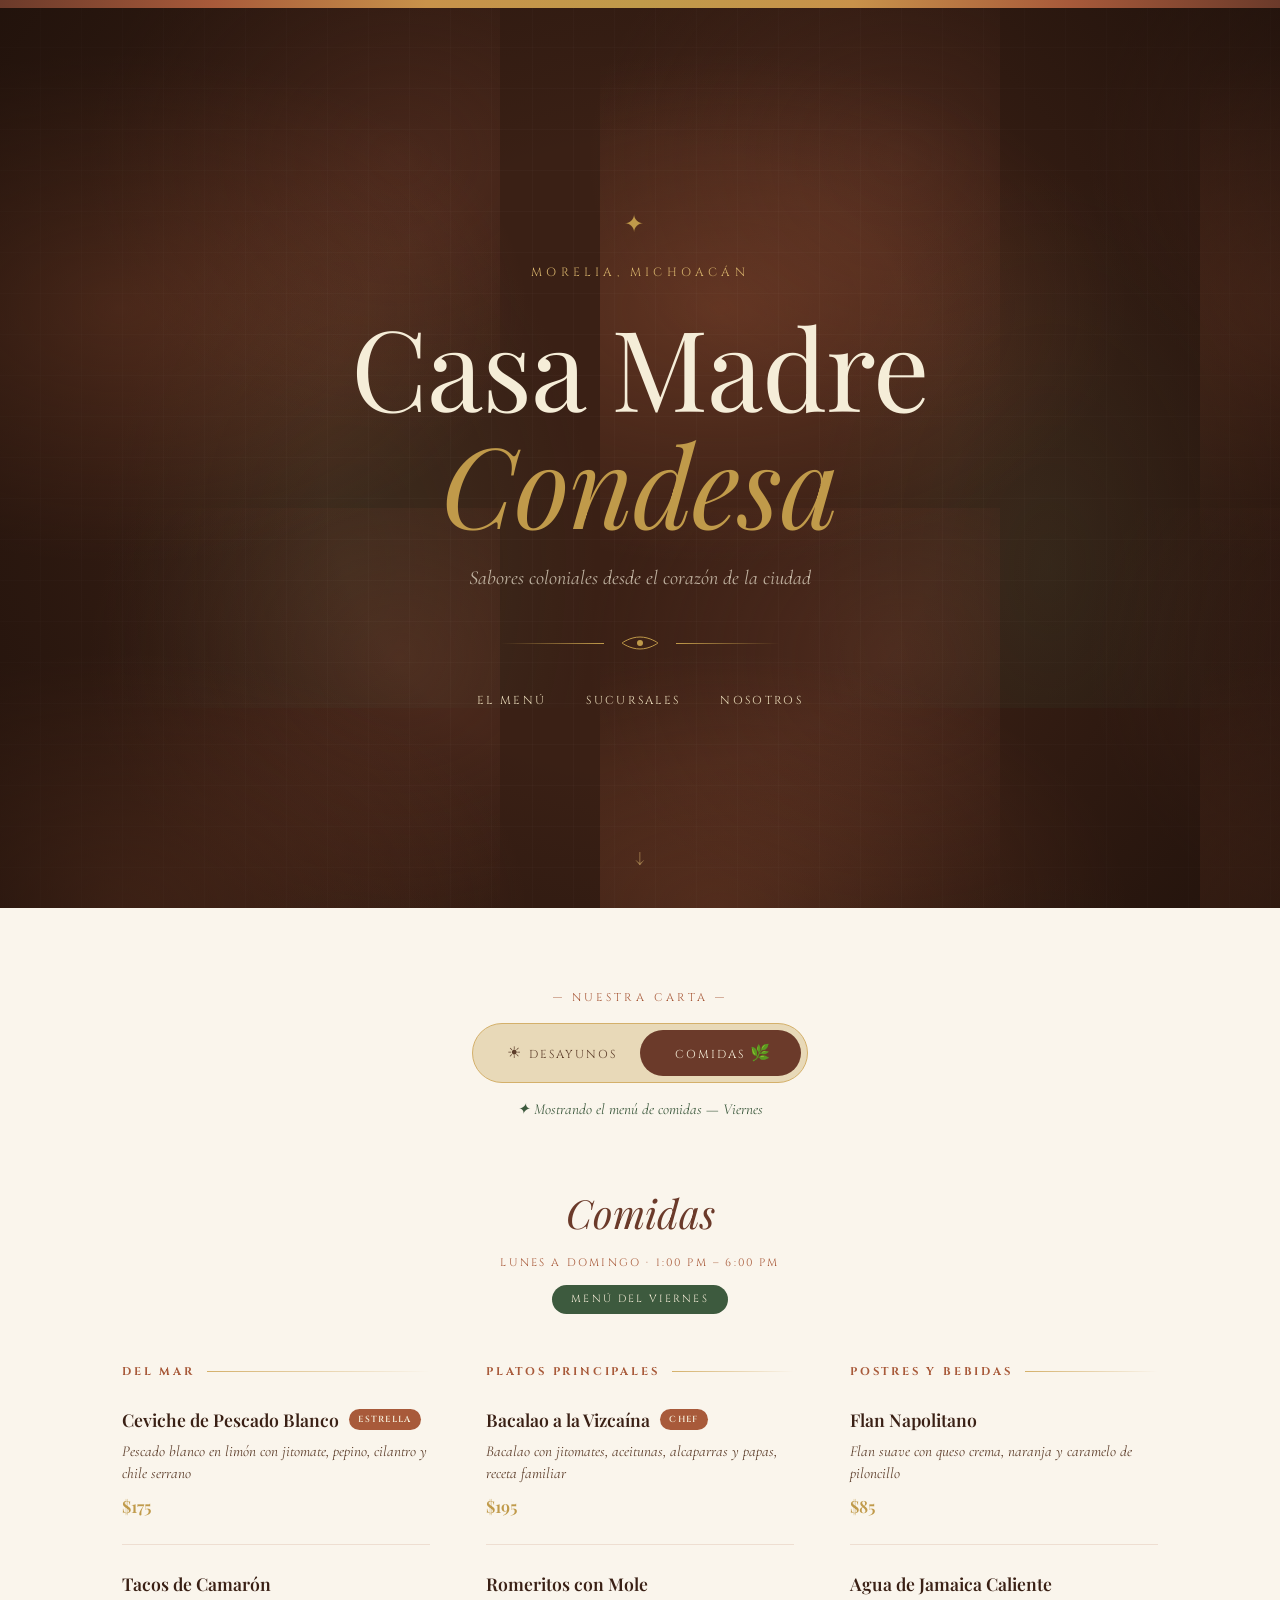
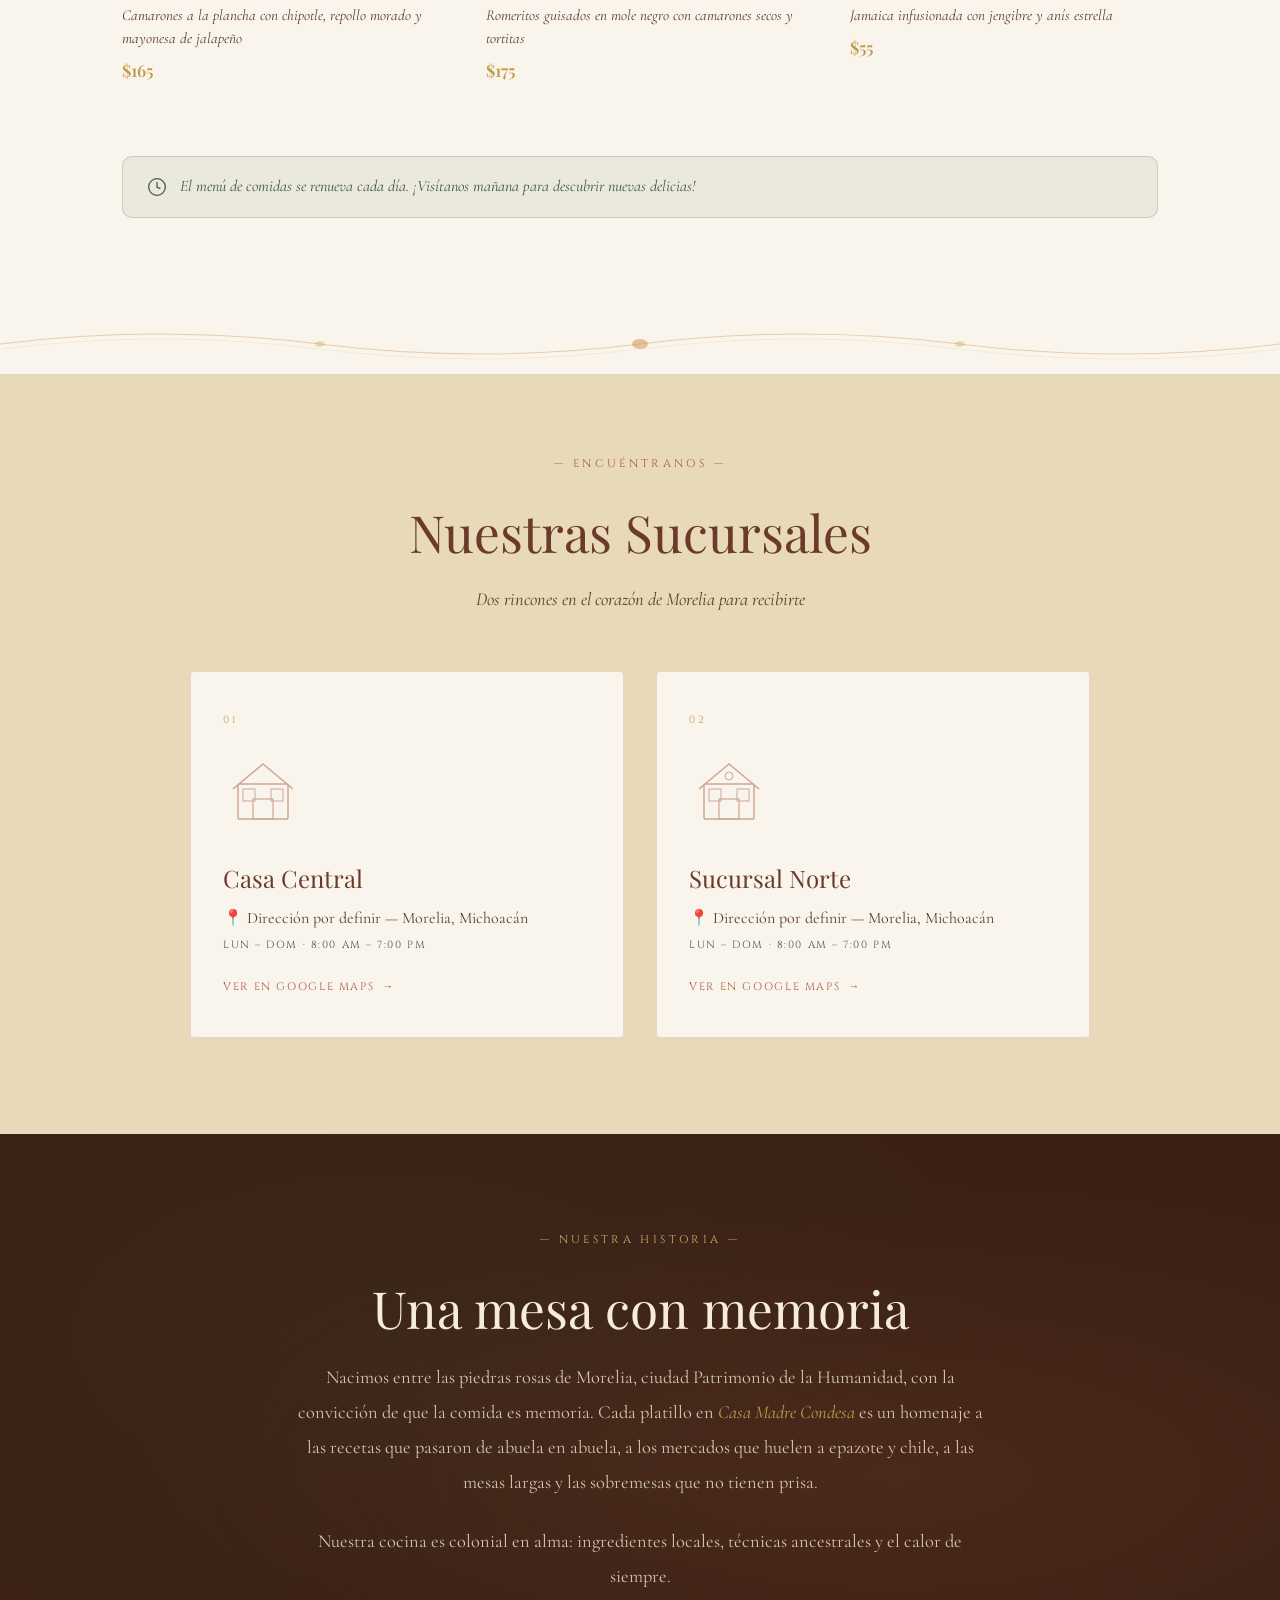
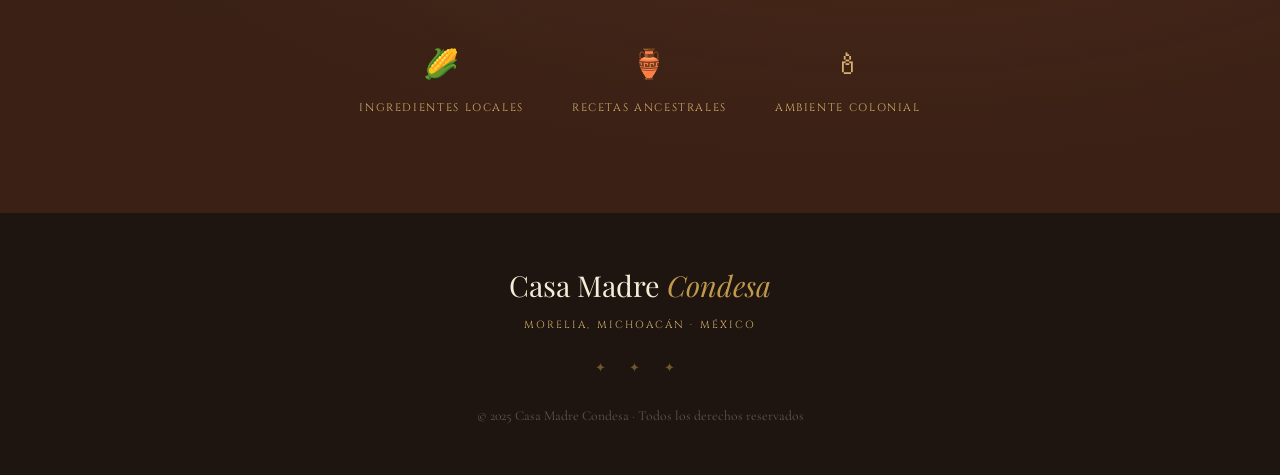
<file: index.html>
<!DOCTYPE html>
<html lang="es">
<head>
  <meta charset="UTF-8" />
  <meta name="viewport" content="width=device-width, initial-scale=1.0" />
  <title>Casa Madre Condesa — Morelia</title>
  <link rel="stylesheet" href="style.css" />
  <link rel="preconnect" href="https://fonts.googleapis.com" />
  <link rel="preconnect" href="https://fonts.gstatic.com" crossorigin />
  <link href="https://fonts.googleapis.com/css2?family=Playfair+Display:ital,wght@0,400;0,700;1,400;1,600&family=Cormorant+Garamond:ital,wght@0,300;0,400;0,600;1,300;1,400&family=Cinzel:wght@400;600&display=swap" rel="stylesheet" />
</head>
<body>

  <!-- Ornament top -->
  <div class="ornament-top"></div>

  <!-- HERO -->
  <header class="hero">
    <div class="hero-texture"></div>
    <div class="hero-inner">
      <div class="logo-flourish">✦</div>
      <p class="hero-tagline">Morelia, Michoacán</p>
      <h1 class="hero-title">Casa Madre<br /><em>Condesa</em></h1>
      <p class="hero-subtitle">Sabores coloniales desde el corazón de la ciudad</p>
      <div class="hero-divider">
        <span></span><svg viewBox="0 0 40 16" xmlns="http://www.w3.org/2000/svg"><path d="M20 2 C10 2 2 8 2 8 C2 8 10 14 20 14 C30 14 38 8 38 8 C38 8 30 2 20 2Z" fill="none" stroke="currentColor" stroke-width="1"/><circle cx="20" cy="8" r="3" fill="currentColor"/></svg><span></span>
      </div>
      <nav class="hero-nav">
        <a href="#menu">El Menú</a>
        <a href="#sucursales">Sucursales</a>
        <a href="#nosotros">Nosotros</a>
      </nav>
    </div>
    <div class="scroll-hint">↓</div>
  </header>

  <!-- MENU SECTION -->
  <section class="menu-section" id="menu">
    <div class="section-label">— Nuestra Carta —</div>

    <!-- Menu Toggle -->
    <div class="menu-toggle-wrapper">
      <div class="menu-toggle" id="menuToggle">
        <button class="toggle-btn" id="btnDesayuno" onclick="showMenu('desayuno')">
          <span class="toggle-icon">☀</span> Desayunos
        </button>
        <div class="toggle-indicator" id="toggleIndicator"></div>
        <button class="toggle-btn" id="btnComida" onclick="showMenu('comida')">
          Comidas <span class="toggle-icon">🌿</span>
        </button>
      </div>
      <p class="auto-label" id="autoLabel"></p>
    </div>

    <!-- DESAYUNOS -->
    <div class="menu-panel" id="panelDesayuno">
      <div class="menu-header">
        <h2>Desayunos</h2>
        <p class="menu-horario">Lunes a Domingo · 8:00 am – 12:00 pm</p>
      </div>

      <div class="menu-grid">
        <div class="menu-category">
          <h3 class="cat-title"><span>Especialidades de la Casa</span></h3>
          <ul class="dish-list">
            <li class="dish">
              <div class="dish-name">Chilaquiles Coloniales<span class="dish-badge">Estrella</span></div>
              <div class="dish-desc">Tortillas artesanales bañadas en salsa roja o verde, crema, queso Cotija y cecina de Yecapixtla</div>
              <div class="dish-price">$145</div>
            </li>
            <li class="dish">
              <div class="dish-name">Huevos a la Moreliana</div>
              <div class="dish-desc">Huevos revueltos con chile poblano, cebolla morada, epazote y queso panela fundido</div>
              <div class="dish-price">$135</div>
            </li>
            <li class="dish">
              <div class="dish-name">Enchiladas Mineras<span class="dish-badge">Chef</span></div>
              <div class="dish-desc">Tres enchiladas de maíz azul, pollo deshebrado, mole negro y ajonjolí tostado</div>
              <div class="dish-price">$160</div>
            </li>
          </ul>
        </div>

        <div class="menu-category">
          <h3 class="cat-title"><span>Para Comenzar</span></h3>
          <ul class="dish-list">
            <li class="dish">
              <div class="dish-name">Pan Dulce de Horno</div>
              <div class="dish-desc">Selección del día de nuestra panadería artesanal con mantequilla de rancho</div>
              <div class="dish-price">$65</div>
            </li>
            <li class="dish">
              <div class="dish-name">Fruta de Temporada</div>
              <div class="dish-desc">Mezcla de frutas locales con chile, limón y jícama</div>
              <div class="dish-price">$75</div>
            </li>
            <li class="dish">
              <div class="dish-name">Atole de Guayaba</div>
              <div class="dish-desc">Atole artesanal preparado con guayaba fresca y piloncillo</div>
              <div class="dish-price">$55</div>
            </li>
          </ul>
        </div>

        <div class="menu-category">
          <h3 class="cat-title"><span>Bebidas</span></h3>
          <ul class="dish-list">
            <li class="dish">
              <div class="dish-name">Café de Olla</div>
              <div class="dish-desc">Café michoacano con canela y piloncillo, servido en olla de barro</div>
              <div class="dish-price">$55</div>
            </li>
            <li class="dish">
              <div class="dish-name">Chocolate Caliente</div>
              <div class="dish-desc">Chocolate de metate con leche entera, batido a mano</div>
              <div class="dish-price">$65</div>
            </li>
            <li class="dish">
              <div class="dish-name">Agua de Jamaica o Horchata</div>
              <div class="dish-desc">Preparadas diariamente con ingredientes frescos</div>
              <div class="dish-price">$45</div>
            </li>
          </ul>
        </div>
      </div>
    </div>

    <!-- COMIDAS (cambian cada día) -->
    <div class="menu-panel hidden" id="panelComida">
      <div class="menu-header">
        <h2>Comidas</h2>
        <p class="menu-horario">Lunes a Domingo · 1:00 pm – 6:00 pm</p>
        <div class="daily-badge" id="dailyBadge"></div>
      </div>

      <div id="comidaContent" class="menu-grid">
        <!-- Contenido dinámico por JS -->
      </div>

      <div class="daily-note">
        <svg viewBox="0 0 24 24" fill="none" stroke="currentColor" stroke-width="1.5"><path d="M12 2C6.477 2 2 6.477 2 12s4.477 10 10 10 10-4.477 10-10S17.523 2 12 2z"/><path d="M12 6v6l4 2"/></svg>
        El menú de comidas se renueva cada día. ¡Visítanos mañana para descubrir nuevas delicias!
      </div>
    </div>
  </section>

  <!-- DIVIDER -->
  <div class="section-divider">
    <svg viewBox="0 0 800 60" xmlns="http://www.w3.org/2000/svg" preserveAspectRatio="none">
      <path d="M0 30 Q100 10 200 30 Q300 50 400 30 Q500 10 600 30 Q700 50 800 30" fill="none" stroke="currentColor" stroke-width="1" opacity="0.4"/>
      <path d="M0 35 Q100 15 200 35 Q300 55 400 35 Q500 15 600 35 Q700 55 800 35" fill="none" stroke="currentColor" stroke-width="0.5" opacity="0.2"/>
      <circle cx="400" cy="30" r="5" fill="currentColor" opacity="0.5"/>
      <circle cx="200" cy="30" r="3" fill="currentColor" opacity="0.3"/>
      <circle cx="600" cy="30" r="3" fill="currentColor" opacity="0.3"/>
    </svg>
  </div>

  <!-- SUCURSALES -->
  <section class="sucursales-section" id="sucursales">
    <div class="section-label">— Encuéntranos —</div>
    <h2 class="section-title">Nuestras Sucursales</h2>
    <p class="section-subtitle">Dos rincones en el corazón de Morelia para recibirte</p>

    <div class="sucursales-grid">

      <a class="sucursal-card" id="link-sucursal-0" href="#" target="_blank" rel="noopener">
        <div class="sucursal-num">01</div>
        <div class="sucursal-img-placeholder">
          <svg viewBox="0 0 80 80" fill="none" xmlns="http://www.w3.org/2000/svg">
            <rect x="15" y="30" width="50" height="35" rx="1" stroke="currentColor" stroke-width="1.5"/>
            <path d="M10 35 L40 10 L70 35" stroke="currentColor" stroke-width="1.5"/>
            <rect x="30" y="45" width="20" height="20" stroke="currentColor" stroke-width="1.2"/>
            <rect x="20" y="35" width="12" height="12" stroke="currentColor" stroke-width="1"/>
            <rect x="48" y="35" width="12" height="12" stroke="currentColor" stroke-width="1"/>
          </svg>
        </div>
        <div class="sucursal-info">
          <h3>Casa Central</h3>
          <p class="sucursal-dir" id="dir1">📍 Dirección por definir — Morelia, Michoacán</p>
          <p class="sucursal-horario">Lun – Dom · 8:00 am – 7:00 pm</p>
        </div>
        <div class="sucursal-cta">
          Ver en Google Maps <span>→</span>
        </div>
      </a>

      <a class="sucursal-card" id="link-sucursal-1" href="#" target="_blank" rel="noopener">
        <div class="sucursal-num">02</div>
        <div class="sucursal-img-placeholder">
          <svg viewBox="0 0 80 80" fill="none" xmlns="http://www.w3.org/2000/svg">
            <rect x="15" y="30" width="50" height="35" rx="1" stroke="currentColor" stroke-width="1.5"/>
            <path d="M10 35 L40 10 L70 35" stroke="currentColor" stroke-width="1.5"/>
            <rect x="30" y="45" width="20" height="20" stroke="currentColor" stroke-width="1.2"/>
            <circle cx="40" cy="22" r="4" stroke="currentColor" stroke-width="1"/>
            <rect x="20" y="35" width="12" height="12" stroke="currentColor" stroke-width="1"/>
            <rect x="48" y="35" width="12" height="12" stroke="currentColor" stroke-width="1"/>
          </svg>
        </div>
        <div class="sucursal-info">
          <h3>Sucursal Norte</h3>
          <p class="sucursal-dir" id="dir2">📍 Dirección por definir — Morelia, Michoacán</p>
          <p class="sucursal-horario">Lun – Dom · 8:00 am – 7:00 pm</p>
        </div>
        <div class="sucursal-cta">
          Ver en Google Maps <span>→</span>
        </div>
      </a>

    </div>
  </section>

  <!-- NOSOTROS -->
  <section class="nosotros-section" id="nosotros">
    <div class="nosotros-inner">
      <div class="section-label">— Nuestra Historia —</div>
      <h2 class="section-title">Una mesa con memoria</h2>
      <p class="nosotros-text">
        Nacimos entre las piedras rosas de Morelia, ciudad Patrimonio de la Humanidad, con la convicción de que la comida es memoria. Cada platillo en <em>Casa Madre Condesa</em> es un homenaje a las recetas que pasaron de abuela en abuela, a los mercados que huelen a epazote y chile, a las mesas largas y las sobremesas que no tienen prisa.
      </p>
      <p class="nosotros-text">
        Nuestra cocina es colonial en alma: ingredientes locales, técnicas ancestrales y el calor de siempre.
      </p>
      <div class="nosotros-valores">
        <div class="valor"><span class="valor-icon">🌽</span><span>Ingredientes locales</span></div>
        <div class="valor"><span class="valor-icon">🏺</span><span>Recetas ancestrales</span></div>
        <div class="valor"><span class="valor-icon">🕯</span><span>Ambiente colonial</span></div>
      </div>
    </div>
  </section>

  <!-- FOOTER -->
  <footer class="footer">
    <div class="footer-logo">Casa Madre <em>Condesa</em></div>
    <p class="footer-city">Morelia, Michoacán · México</p>
    <div class="footer-ornament">✦ ✦ ✦</div>
    <p class="footer-copy">© 2025 Casa Madre Condesa · Todos los derechos reservados</p>
  </footer>

  <script src="script.js"></script>
</body>
</html>
</file>
<file: style.css>
/* ===================================
   CASA MADRE CONDESA — Estilos
   Estética colonial moreliana
   =================================== */

:root {
  --tierra:     #6B3A2A;
  --terracota:  #A85A3A;
  --ocre:       #C8924A;
  --crema:      #F5EDD8;
  --crema-oscura: #E8D9B8;
  --marfil:     #FAF5EC;
  --verde-hoja: #3D5A3E;
  --verde-claro:#6B8F5E;
  --dorado:     #C09A4A;
  --dorado-suave:#D4B06A;
  --carbon:     #1E1410;
  --cafe-medio: #3A2015;
  --texto:      #2C1A0E;
  --texto-suave:#5C3D2A;

  --font-display: 'Cinzel', serif;
  --font-serif:   'Playfair Display', serif;
  --font-body:    'Cormorant Garamond', serif;
}

*, *::before, *::after {
  box-sizing: border-box;
  margin: 0;
  padding: 0;
}

html {
  scroll-behavior: smooth;
}

body {
  background-color: var(--marfil);
  color: var(--texto);
  font-family: var(--font-body);
  font-size: 18px;
  line-height: 1.7;
  overflow-x: hidden;
}

/* ===================================
   ORNAMENTO SUPERIOR
   =================================== */
.ornament-top {
  height: 8px;
  background: linear-gradient(90deg, var(--tierra), var(--terracota), var(--ocre), var(--dorado), var(--ocre), var(--terracota), var(--tierra));
}

/* ===================================
   HERO
   =================================== */
.hero {
  position: relative;
  min-height: 100vh;
  display: flex;
  align-items: center;
  justify-content: center;
  background-color: var(--cafe-medio);
  overflow: hidden;
}

.hero-texture {
  position: absolute;
  inset: 0;
  background-image:
    radial-gradient(ellipse at 20% 50%, rgba(168, 90, 58, 0.35) 0%, transparent 60%),
    radial-gradient(ellipse at 80% 30%, rgba(107, 58, 42, 0.4) 0%, transparent 55%),
    radial-gradient(ellipse at 50% 80%, rgba(61, 90, 62, 0.2) 0%, transparent 50%);
  background-size: 600px 600px, 500px 500px, 700px 700px;
}

/* Patrón de azulejo sutil */
.hero-texture::before {
  content: '';
  position: absolute;
  inset: 0;
  background-image: 
    repeating-linear-gradient(0deg, transparent, transparent 40px, rgba(255,255,255,0.02) 40px, rgba(255,255,255,0.02) 41px),
    repeating-linear-gradient(90deg, transparent, transparent 40px, rgba(255,255,255,0.02) 40px, rgba(255,255,255,0.02) 41px);
}

.hero-texture::after {
  content: '';
  position: absolute;
  inset: 0;
  background: 
    radial-gradient(circle at center, transparent 40%, rgba(18, 10, 6, 0.6) 100%);
}

.hero-inner {
  position: relative;
  z-index: 2;
  text-align: center;
  padding: 4rem 2rem;
  animation: fadeUp 1.2s ease both;
}

@keyframes fadeUp {
  from { opacity: 0; transform: translateY(30px); }
  to   { opacity: 1; transform: translateY(0); }
}

.logo-flourish {
  font-size: 1.5rem;
  color: var(--dorado);
  letter-spacing: 0.5em;
  margin-bottom: 1rem;
  animation: fadeUp 1s 0.2s ease both;
  opacity: 0;
  animation-fill-mode: both;
}

.hero-tagline {
  font-family: var(--font-display);
  font-size: 0.75rem;
  letter-spacing: 0.35em;
  color: var(--dorado-suave);
  text-transform: uppercase;
  margin-bottom: 1.5rem;
  animation: fadeUp 1s 0.4s ease both;
  opacity: 0;
  animation-fill-mode: both;
}

.hero-title {
  font-family: var(--font-serif);
  font-size: clamp(3.5rem, 10vw, 7rem);
  font-weight: 400;
  color: var(--crema);
  line-height: 1.05;
  letter-spacing: -0.01em;
  animation: fadeUp 1s 0.5s ease both;
  opacity: 0;
  animation-fill-mode: both;
}

.hero-title em {
  font-style: italic;
  color: var(--dorado);
  font-weight: 400;
}

.hero-subtitle {
  font-family: var(--font-body);
  font-size: 1.25rem;
  font-style: italic;
  color: rgba(245, 237, 216, 0.7);
  margin-top: 1.2rem;
  animation: fadeUp 1s 0.7s ease both;
  opacity: 0;
  animation-fill-mode: both;
}

.hero-divider {
  display: flex;
  align-items: center;
  justify-content: center;
  gap: 1rem;
  margin: 2.5rem auto;
  color: var(--dorado);
  width: 280px;
  animation: fadeUp 1s 0.8s ease both;
  opacity: 0;
  animation-fill-mode: both;
}

.hero-divider span {
  flex: 1;
  height: 1px;
  background: linear-gradient(90deg, transparent, var(--dorado));
}

.hero-divider span:last-child {
  background: linear-gradient(90deg, var(--dorado), transparent);
}

.hero-divider svg {
  width: 40px;
  height: 16px;
}

.hero-nav {
  display: flex;
  gap: 2.5rem;
  justify-content: center;
  animation: fadeUp 1s 1s ease both;
  opacity: 0;
  animation-fill-mode: both;
}

.hero-nav a {
  font-family: var(--font-display);
  font-size: 0.72rem;
  letter-spacing: 0.2em;
  text-transform: uppercase;
  color: var(--crema-oscura);
  text-decoration: none;
  transition: color 0.3s;
  position: relative;
}

.hero-nav a::after {
  content: '';
  position: absolute;
  bottom: -3px;
  left: 0;
  right: 100%;
  height: 1px;
  background: var(--dorado);
  transition: right 0.3s;
}

.hero-nav a:hover { color: var(--dorado); }
.hero-nav a:hover::after { right: 0; }

.scroll-hint {
  position: absolute;
  bottom: 2rem;
  left: 50%;
  transform: translateX(-50%);
  color: var(--dorado-suave);
  font-size: 1.4rem;
  opacity: 0.6;
  animation: bounce 2s infinite 2s;
  z-index: 2;
}

@keyframes bounce {
  0%, 100% { transform: translateX(-50%) translateY(0); }
  50%       { transform: translateX(-50%) translateY(8px); }
}

/* ===================================
   SECCIÓN GENÉRICA
   =================================== */
.section-label {
  font-family: var(--font-display);
  font-size: 0.7rem;
  letter-spacing: 0.3em;
  text-transform: uppercase;
  color: var(--terracota);
  text-align: center;
  margin-bottom: 1rem;
}

.section-title {
  font-family: var(--font-serif);
  font-size: clamp(2rem, 5vw, 3.2rem);
  font-weight: 400;
  color: var(--tierra);
  text-align: center;
  margin-bottom: 0.5rem;
}

.section-subtitle {
  font-family: var(--font-body);
  font-style: italic;
  font-size: 1.15rem;
  color: var(--texto-suave);
  text-align: center;
  margin-bottom: 3.5rem;
}

/* ===================================
   MENÚ SECTION
   =================================== */
.menu-section {
  padding: 5rem 2rem 6rem;
  max-width: 1100px;
  margin: 0 auto;
}

/* Toggle */
.menu-toggle-wrapper {
  text-align: center;
  margin-bottom: 3.5rem;
}

.menu-toggle {
  display: inline-flex;
  align-items: center;
  background: var(--crema-oscura);
  border: 1.5px solid var(--dorado-suave);
  border-radius: 60px;
  padding: 6px;
  position: relative;
  gap: 0;
}

.toggle-indicator {
  position: absolute;
  top: 6px;
  bottom: 6px;
  left: 6px;
  width: calc(50% - 6px);
  background: var(--tierra);
  border-radius: 50px;
  transition: left 0.35s cubic-bezier(0.4, 0, 0.2, 1);
  z-index: 0;
}

.toggle-indicator.right {
  left: calc(50%);
}

.toggle-btn {
  font-family: var(--font-display);
  font-size: 0.72rem;
  letter-spacing: 0.18em;
  text-transform: uppercase;
  background: none;
  border: none;
  cursor: pointer;
  padding: 0.75rem 1.8rem;
  border-radius: 50px;
  position: relative;
  z-index: 1;
  color: var(--texto-suave);
  transition: color 0.3s;
  white-space: nowrap;
}

.toggle-btn.active {
  color: var(--crema);
}

.toggle-icon { font-size: 1rem; }

.auto-label {
  margin-top: 0.9rem;
  font-family: var(--font-body);
  font-style: italic;
  font-size: 0.95rem;
  color: var(--verde-hoja);
}

/* Paneles */
.menu-panel {
  animation: fadeIn 0.5s ease;
}

.menu-panel.hidden {
  display: none;
}

@keyframes fadeIn {
  from { opacity: 0; transform: translateY(10px); }
  to   { opacity: 1; transform: translateY(0); }
}

.menu-header {
  text-align: center;
  margin-bottom: 3rem;
}

.menu-header h2 {
  font-family: var(--font-serif);
  font-size: 2.5rem;
  font-weight: 400;
  font-style: italic;
  color: var(--tierra);
}

.menu-horario {
  font-family: var(--font-display);
  font-size: 0.68rem;
  letter-spacing: 0.2em;
  color: var(--terracota);
  text-transform: uppercase;
  margin-top: 0.4rem;
}

.daily-badge {
  display: inline-block;
  margin-top: 0.8rem;
  background: var(--verde-hoja);
  color: var(--crema);
  font-family: var(--font-display);
  font-size: 0.65rem;
  letter-spacing: 0.2em;
  text-transform: uppercase;
  padding: 0.35rem 1.2rem;
  border-radius: 30px;
}

/* Grid menú */
.menu-grid {
  display: grid;
  grid-template-columns: repeat(auto-fit, minmax(300px, 1fr));
  gap: 3rem 3.5rem;
}

.menu-category { }

.cat-title {
  font-family: var(--font-display);
  font-size: 0.7rem;
  letter-spacing: 0.25em;
  text-transform: uppercase;
  color: var(--terracota);
  display: flex;
  align-items: center;
  gap: 0.8rem;
  margin-bottom: 1.5rem;
}

.cat-title span {
  flex-shrink: 0;
}

.cat-title::after {
  content: '';
  flex: 1;
  height: 1px;
  background: linear-gradient(90deg, var(--dorado-suave), transparent);
}

.dish-list {
  list-style: none;
  display: flex;
  flex-direction: column;
  gap: 1.5rem;
}

.dish {
  padding-bottom: 1.5rem;
  border-bottom: 1px solid rgba(168, 90, 58, 0.15);
}

.dish:last-child {
  border-bottom: none;
}

.dish-name {
  font-family: var(--font-serif);
  font-size: 1.1rem;
  font-weight: 600;
  color: var(--cafe-medio);
  display: flex;
  align-items: center;
  gap: 0.6rem;
  flex-wrap: wrap;
}

.dish-badge {
  font-family: var(--font-display);
  font-size: 0.55rem;
  letter-spacing: 0.15em;
  text-transform: uppercase;
  background: var(--terracota);
  color: var(--crema);
  padding: 0.2rem 0.6rem;
  border-radius: 20px;
}

.dish-desc {
  font-family: var(--font-body);
  font-size: 0.95rem;
  color: var(--texto-suave);
  font-style: italic;
  margin-top: 0.3rem;
  line-height: 1.5;
}

.dish-price {
  font-family: var(--font-serif);
  font-size: 1.05rem;
  font-weight: 600;
  color: var(--dorado);
  margin-top: 0.4rem;
}

.daily-note {
  display: flex;
  align-items: center;
  gap: 0.8rem;
  background: rgba(61, 90, 62, 0.08);
  border: 1px solid rgba(61, 90, 62, 0.2);
  border-radius: 10px;
  padding: 1rem 1.5rem;
  margin-top: 3rem;
  font-family: var(--font-body);
  font-style: italic;
  color: var(--verde-hoja);
  font-size: 1rem;
}

.daily-note svg {
  width: 20px;
  height: 20px;
  flex-shrink: 0;
}

/* ===================================
   DIVISOR
   =================================== */
.section-divider {
  width: 100%;
  padding: 0;
  color: var(--ocre);
  overflow: hidden;
  line-height: 0;
}

.section-divider svg {
  width: 100%;
  height: 60px;
  display: block;
}

/* ===================================
   SUCURSALES
   =================================== */
.sucursales-section {
  background: var(--crema-oscura);
  padding: 5rem 2rem 6rem;
}

.sucursales-grid {
  max-width: 900px;
  margin: 0 auto;
  display: grid;
  grid-template-columns: repeat(auto-fit, minmax(300px, 1fr));
  gap: 2rem;
}

.sucursal-card {
  display: block;
  text-decoration: none;
  color: inherit;
  background: var(--marfil);
  border: 1px solid rgba(168, 90, 58, 0.2);
  border-radius: 4px;
  padding: 2.5rem 2rem;
  cursor: pointer;
  transition: transform 0.3s, box-shadow 0.3s, border-color 0.3s;
  position: relative;
  overflow: hidden;
}

.sucursal-card::before {
  content: '';
  position: absolute;
  bottom: 0;
  left: 0;
  right: 0;
  height: 3px;
  background: linear-gradient(90deg, var(--tierra), var(--dorado));
  transform: scaleX(0);
  transition: transform 0.3s;
}

.sucursal-card:hover {
  transform: translateY(-4px);
  box-shadow: 0 12px 40px rgba(107, 58, 42, 0.15);
  border-color: var(--dorado-suave);
}

.sucursal-card:hover::before {
  transform: scaleX(1);
}

.sucursal-num {
  font-family: var(--font-display);
  font-size: 0.65rem;
  letter-spacing: 0.3em;
  color: var(--dorado);
  margin-bottom: 1.5rem;
}

.sucursal-img-placeholder {
  width: 80px;
  height: 80px;
  color: var(--terracota);
  opacity: 0.5;
  margin-bottom: 1.5rem;
}

.sucursal-info h3 {
  font-family: var(--font-serif);
  font-size: 1.5rem;
  font-weight: 400;
  color: var(--tierra);
  margin-bottom: 0.5rem;
}

.sucursal-dir {
  font-family: var(--font-body);
  font-size: 1rem;
  color: var(--texto-suave);
  line-height: 1.5;
  margin-bottom: 0.4rem;
}

.sucursal-horario {
  font-family: var(--font-display);
  font-size: 0.65rem;
  letter-spacing: 0.15em;
  color: var(--verde-hoja);
  text-transform: uppercase;
}

.sucursal-cta {
  margin-top: 1.5rem;
  font-family: var(--font-display);
  font-size: 0.68rem;
  letter-spacing: 0.15em;
  text-transform: uppercase;
  color: var(--terracota);
  display: flex;
  align-items: center;
  gap: 0.5rem;
  transition: gap 0.3s;
}

.sucursal-card:hover .sucursal-cta {
  gap: 0.9rem;
}

/* ===================================
   NOSOTROS
   =================================== */
.nosotros-section {
  padding: 6rem 2rem;
  background: var(--cafe-medio);
  position: relative;
  overflow: hidden;
}

.nosotros-section::before {
  content: '';
  position: absolute;
  inset: 0;
  background: 
    radial-gradient(ellipse at 70% 50%, rgba(168, 90, 58, 0.15) 0%, transparent 60%),
    radial-gradient(ellipse at 30% 30%, rgba(61, 90, 62, 0.1) 0%, transparent 50%);
}

.nosotros-inner {
  position: relative;
  z-index: 1;
  max-width: 700px;
  margin: 0 auto;
  text-align: center;
}

.nosotros-inner .section-label {
  color: var(--dorado-suave);
}

.nosotros-inner .section-title {
  color: var(--crema);
}

.nosotros-text {
  font-family: var(--font-body);
  font-size: 1.15rem;
  color: rgba(245, 237, 216, 0.8);
  line-height: 1.9;
  margin-bottom: 1.5rem;
}

.nosotros-text em {
  color: var(--dorado);
  font-style: italic;
}

.nosotros-valores {
  display: flex;
  justify-content: center;
  gap: 3rem;
  margin-top: 3rem;
  flex-wrap: wrap;
}

.valor {
  display: flex;
  flex-direction: column;
  align-items: center;
  gap: 0.5rem;
  font-family: var(--font-display);
  font-size: 0.68rem;
  letter-spacing: 0.15em;
  text-transform: uppercase;
  color: var(--dorado-suave);
}

.valor-icon { font-size: 1.8rem; }

/* ===================================
   FOOTER
   =================================== */
.footer {
  background: var(--carbon);
  text-align: center;
  padding: 3rem 2rem;
}

.footer-logo {
  font-family: var(--font-serif);
  font-size: 1.8rem;
  font-weight: 400;
  color: var(--crema);
  margin-bottom: 0.4rem;
}

.footer-logo em {
  color: var(--dorado);
  font-style: italic;
}

.footer-city {
  font-family: var(--font-display);
  font-size: 0.65rem;
  letter-spacing: 0.2em;
  color: var(--dorado-suave);
  text-transform: uppercase;
  margin-bottom: 1.5rem;
}

.footer-ornament {
  color: var(--dorado);
  letter-spacing: 0.8em;
  font-size: 0.8rem;
  margin-bottom: 1.5rem;
  opacity: 0.5;
}

.footer-copy {
  font-family: var(--font-body);
  font-size: 0.85rem;
  color: rgba(245, 237, 216, 0.3);
}

/* ===================================
   RESPONSIVE
   =================================== */
@media (max-width: 640px) {
  .hero-nav { gap: 1.5rem; }
  .menu-grid { grid-template-columns: 1fr; gap: 2rem; }
  .sucursales-grid { grid-template-columns: 1fr; }
  .nosotros-valores { gap: 1.5rem; }
  .toggle-btn { padding: 0.65rem 1.2rem; font-size: 0.65rem; }
  .hero-title { font-size: 3rem; }
}
</file>
